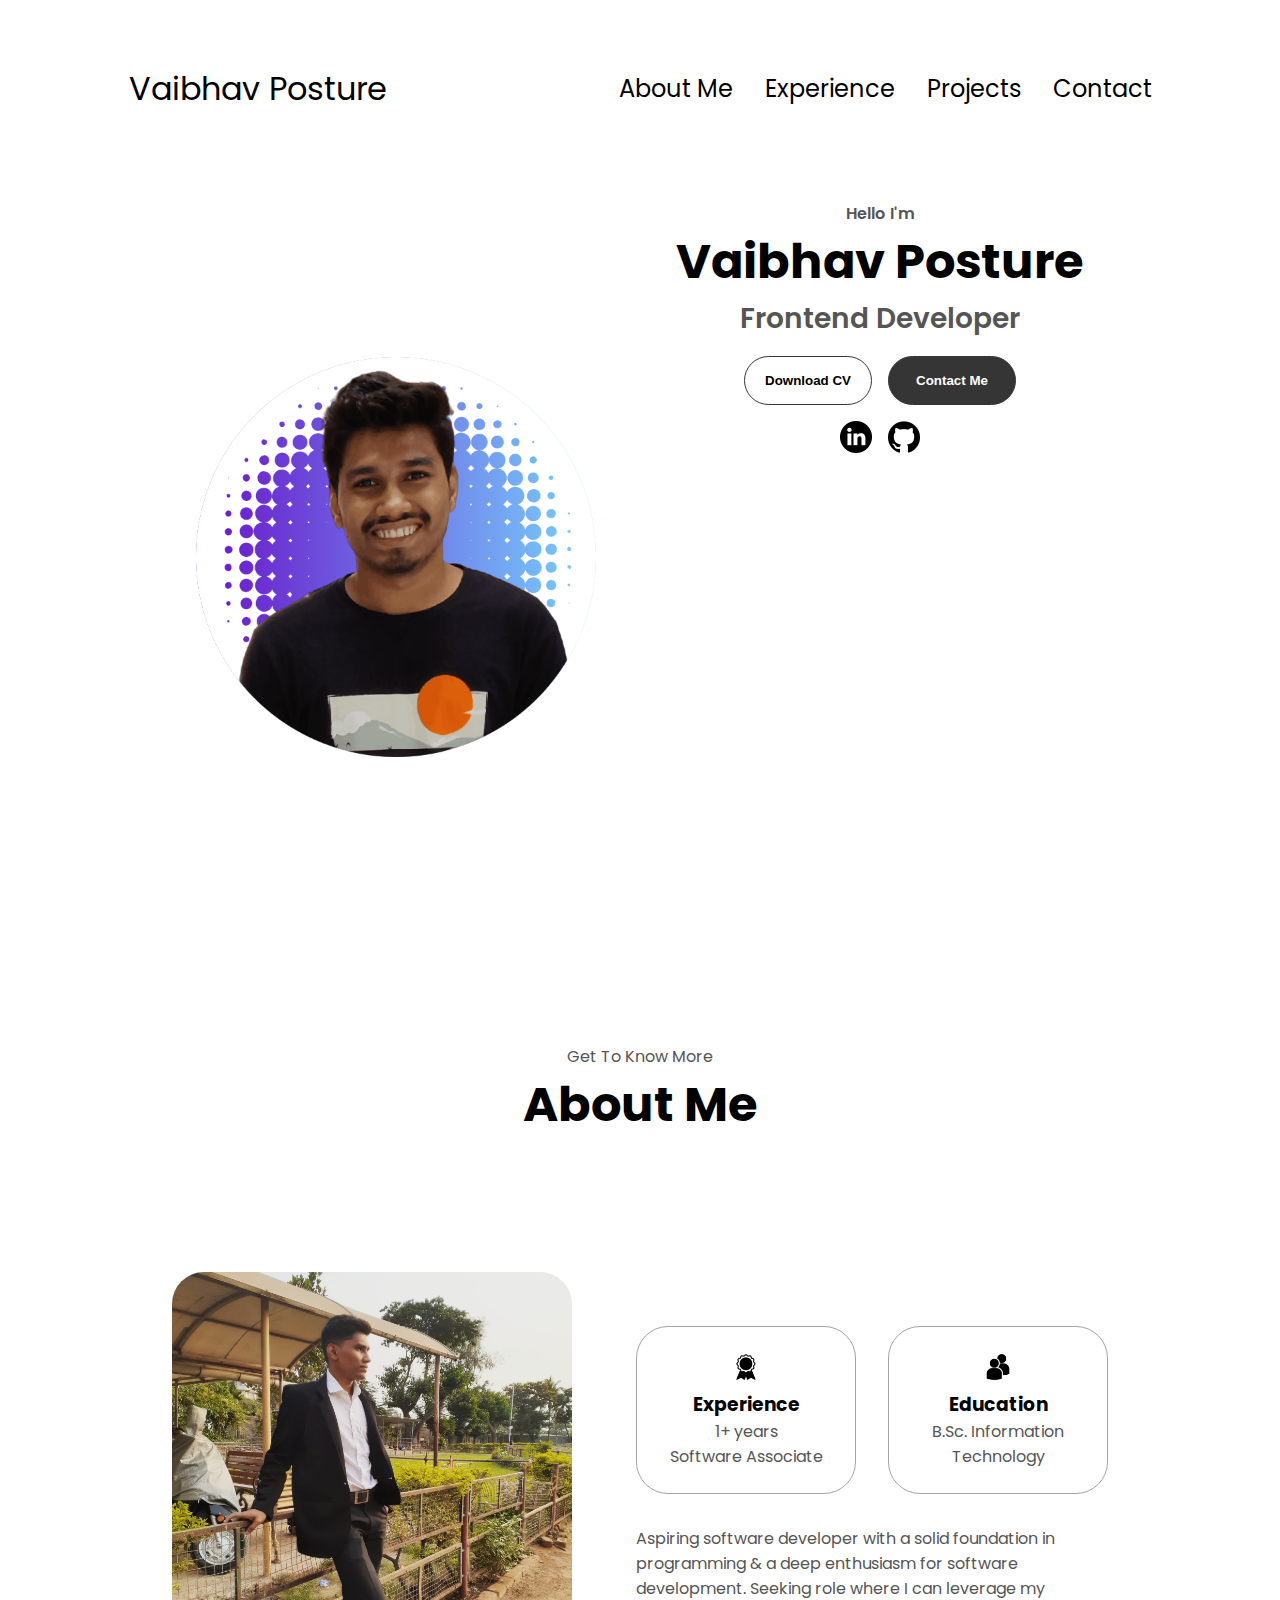
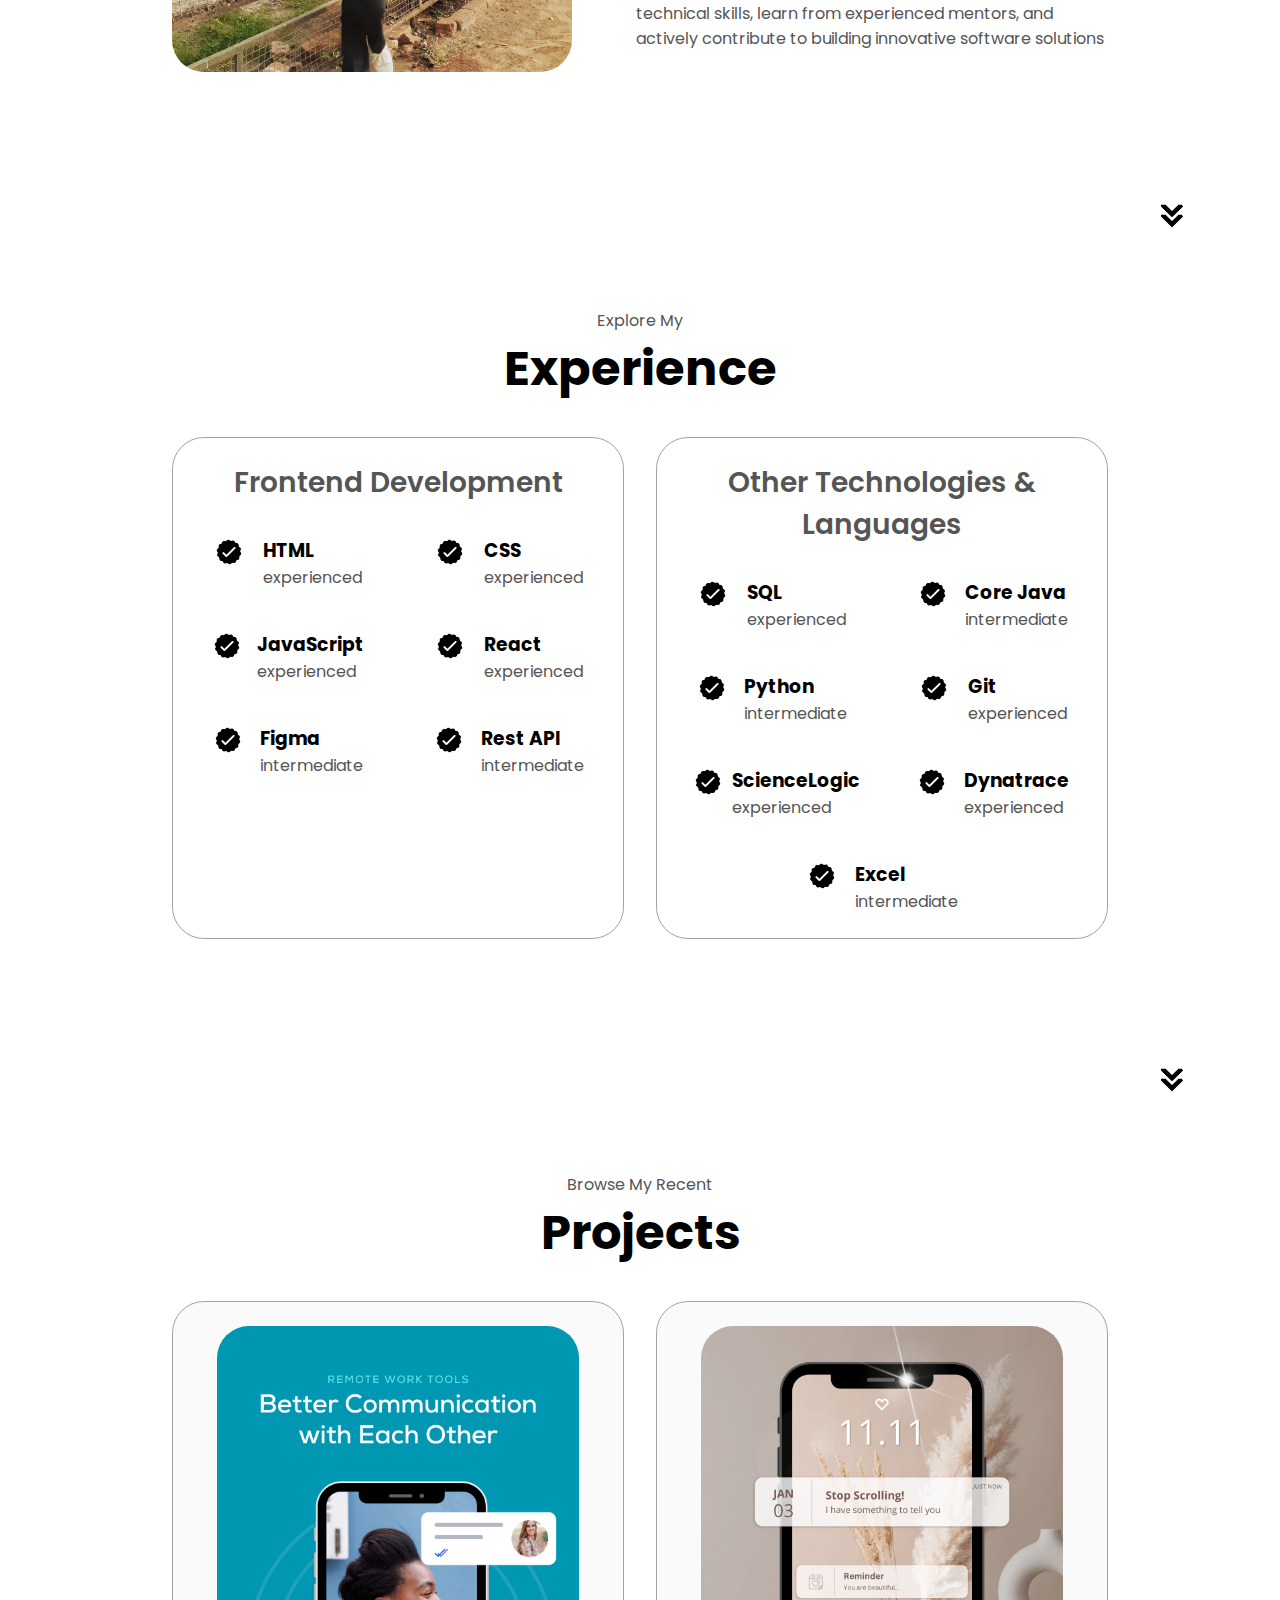
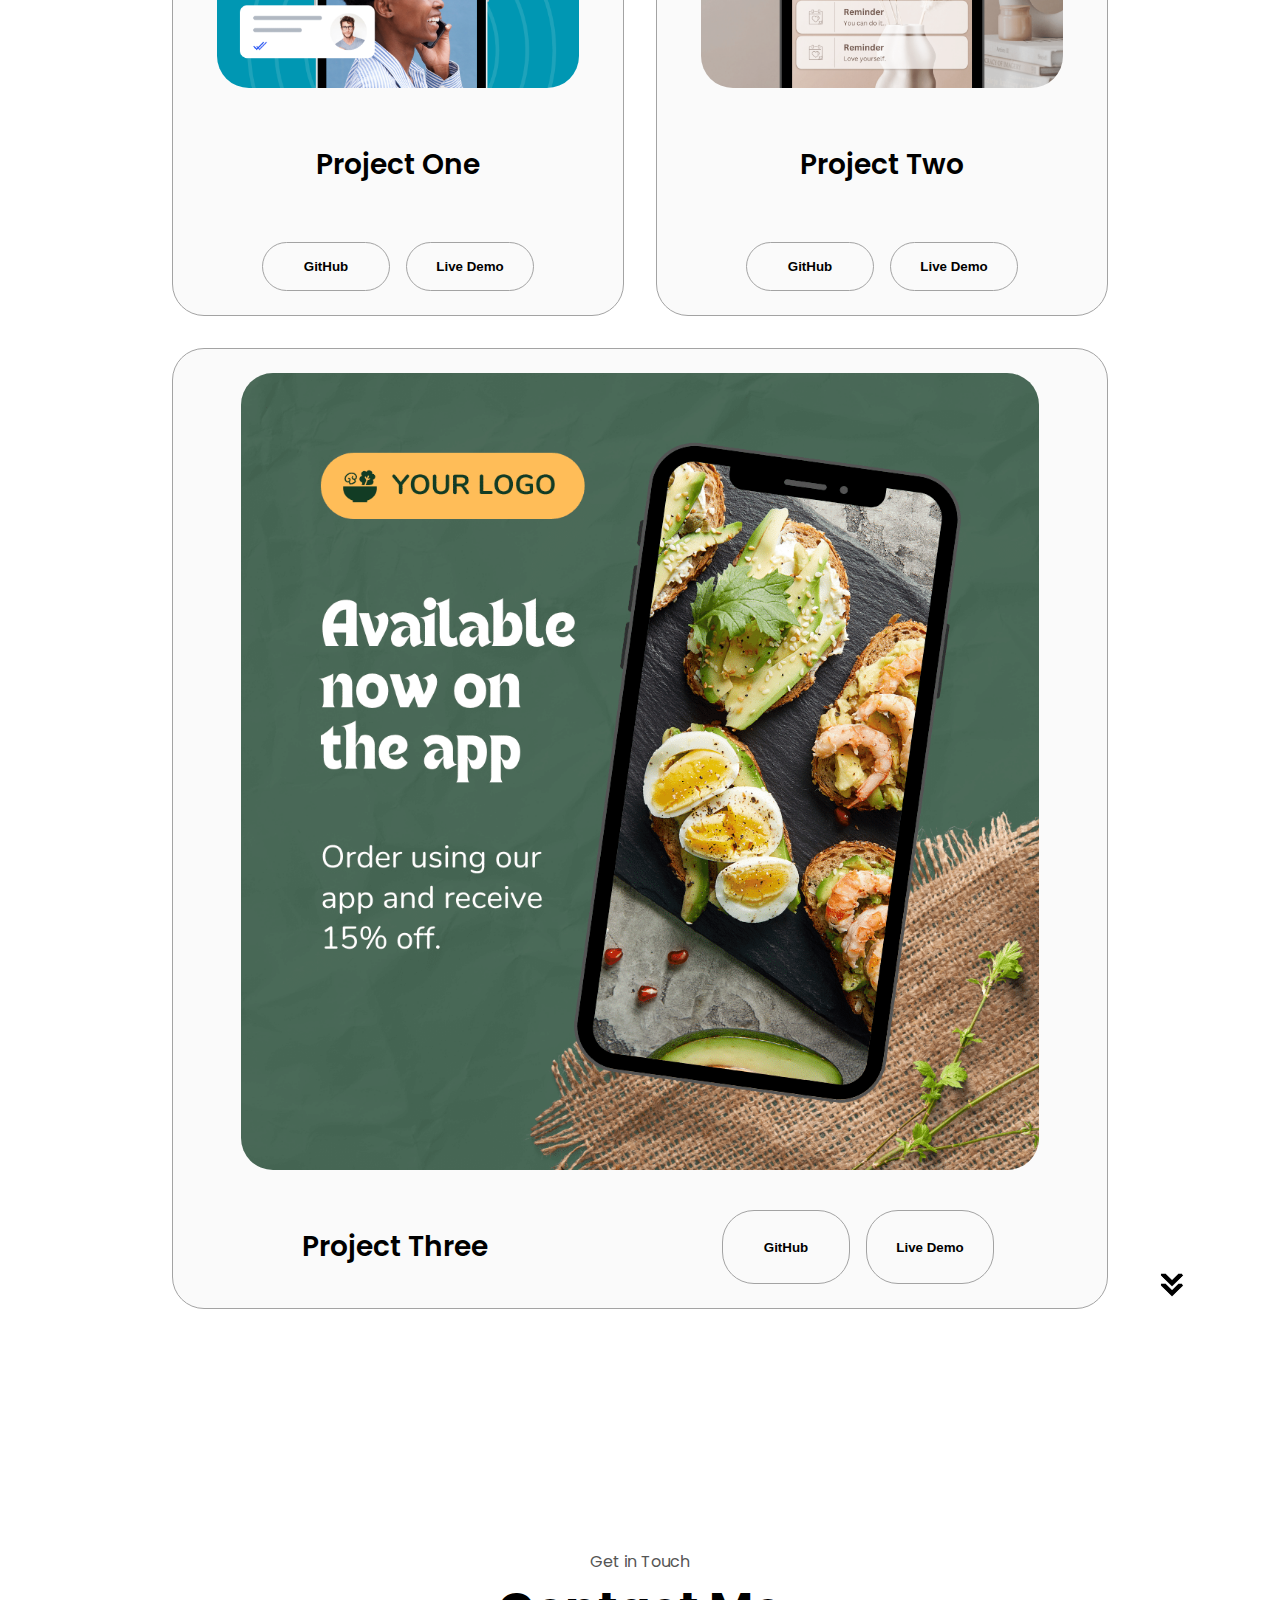
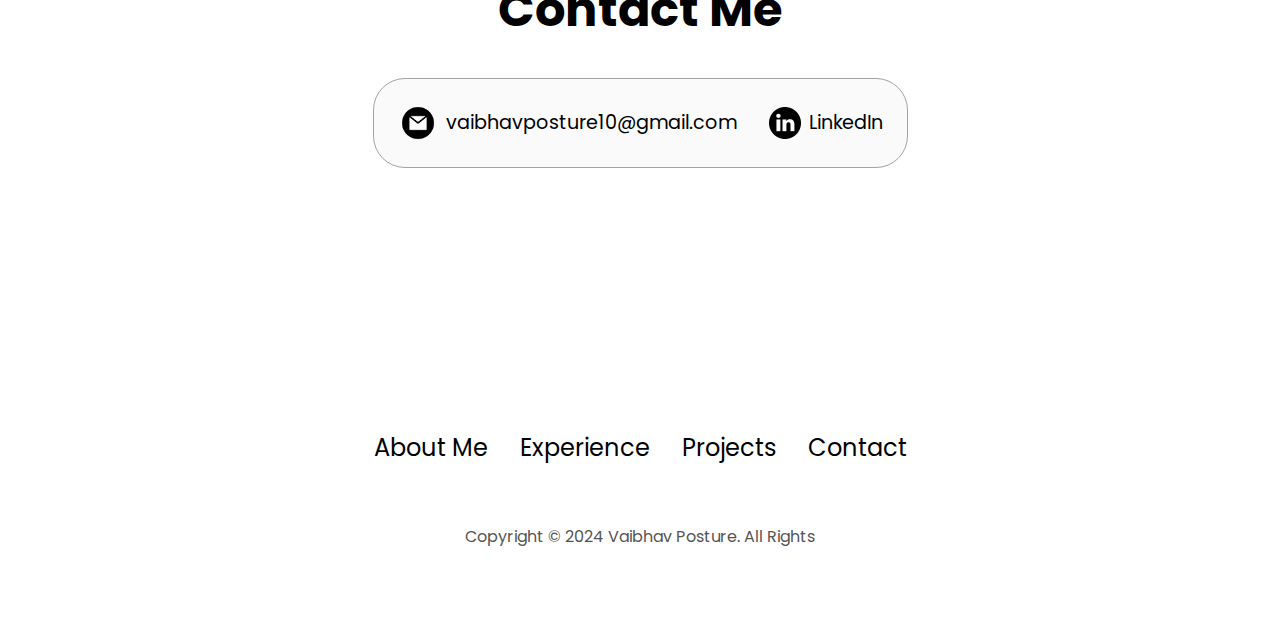
<file: Code/index.html>
<!DOCTYPE html>
<html lang="en">
<head>
    <meta charset="UTF-8">
    <meta name="viewport" content="width=device-width, initial-scale=1.0">
    <title>My Portfolio</title>
    <link rel="stylesheet" href="style.css"/>
    <link rel="stylesheet" href="mediaqueries.css"/>

</head>
<body>
    <nav id="desktop-nav">
        <div class="logo">Vaibhav Posture</div>
        <div>
            <ul class="nav-links">
                <li><a href="#about">About Me</a></li>
                <li><a href="#experience">Experience</a></li>
                <li><a href="#projects">Projects</a></li>
                <li><a href="#contact">Contact</a></li>
            </ul>
        </div>
    </nav>
    <nav id="hamburger-nav">
        <div class="logo">Vaibhav Posture</div>
        <div class="hamburger-menu">
            <div class="hamburger-icon" onclick="toggleMenu()">
                <span></span>
                <span></span>
                <span></span>
            </div>
            <div class="menu-links">
                <li><a href="#about" onclick="toggleMenu()">About Me</a></li>
                <li><a href="#experience" onclick="toggleMenu()">Experience</a></li>
                <li><a href="#projects" onclick="toggleMenu()">Projects</a></li>
                <li><a href="#contact" onclick="toggleMenu()">Contact</a></li>
            </div>
        </div>
    </nav>
    <section id="profile">
        <div class="section_pic_container">
            <img src="../assets/profile-pic.png" alt="Vaibhav Posture Profile Picture"/>
        </div>
        <div class="section_text">
            <p class="section_text_p1">Hello I'm</p>
            <h1 class="title">Vaibhav Posture</h1>
            <p class="section_text_p2">Frontend Developer</p>
            <div class="btn-container">
                <button class="btn btn-color2" onclick="window.open('../assets/resume-expample.pdf')">Download CV</button>
                <button class="btn btn-color1" onclick="location.href='./#contact'">Contact Me</button>
            </div>
            
            <div id="socials-container">
                <img class="icon" src="../assets/linkedin.png" alt="LinkedIn Image" onclick="location.href='https://www.linkedin.com/in/vaibhav-posture'"/>
                <img class="icon" src="../assets/github.png" alt="GitHub Image" onclick="location.href='https://github.com/vaibhavposture'"/>
            </div>
        </div>

    </section>
    <section id="about">
        <p class="section_text_p1">Get To Know More</p>
        <h1 class="title">About Me</h1>
        <div class="section_container">
            <div class="section_pic_container">
                <img class="about_pic" src="../assets/Vaibhav-about-pic.jpg" alt="Profile Picture"/>
            </div>
            <div class="about_details_container">
                <div class="about_containers">
                    <div class="details_container">
                        <img class="icon" src="../assets/experience.png" alt="experience"/>
                        <h3>Experience</h3>
                        <p>1+ years<br/> Software Associate</p>
                    </div>
                    <div class="details_container">
                        <img class="icon" src="../assets/education.png" alt="education"/>
                        <h3>Education</h3>
                        <p>B.Sc. Information Technology</p>
                    </div>
                </div>
                <div class="text_container">
                    <p>
                        Aspiring software developer with a solid foundation in programming
                        & a deep enthusiasm for software development. Seeking role where I
                        can leverage my technical skills, learn from experienced mentors, and
                        actively contribute to building innovative software solutions                    </p>
                </div>
            </div>
        </div>
        <img class="icon arrow" src="../assets/arrow.png" alt="Arrow Icon" onclick="location.href='#experience'"/>
    </section>
    <section id="experience">
        <p class="section_text_p1">Explore My</p>
        <h1 class="title">Experience</h1>
        <div class="experience_detail_container">
            <div class="about_containers">
                <div class="details_container">
                    <h2 class="experience_sub_title">Frontend Development</h2>
                    <div class="article_container">
                        <article>
                            <img class="icon" src="../assets/checkmark.png" alt="Experience Icon"/>
                            <div>
                                <h3>HTML</h3>
                                <P>experienced</P>
                            </div>
                        </article>
                        <article>
                            <img class="icon" src="../assets/checkmark.png" alt="Experience Icon"/>
                            <div>
                                <h3>CSS</h3>
                                <P>experienced</P>
                            </div>
                        </article>
                        <article>
                            <img class="icon" src="../assets/checkmark.png" alt="Experience Icon"/>
                            <div>
                                <h3>JavaScript</h3>
                                <P>experienced</P>
                            </div>
                        </article>
                        <article>
                            <img class="icon" src="../assets/checkmark.png" alt="Experience Icon"/>
                            <div>
                                <h3>React</h3>
                                <P>experienced</P>
                            </div>
                        </article>
                        <article>
                            <img class="icon" src="../assets/checkmark.png" alt="Experience Icon"/>
                            <div>
                                <h3>Figma</h3>
                                <P>intermediate</P>
                            </div>
                        </article>
                        <article>
                            <img class="icon" src="../assets/checkmark.png" alt="Experience Icon"/>
                            <div>
                                <h3>Rest API</h3>
                                <P>intermediate</P>
                            </div>
                    </div>
                </div>
                <div class="details_container">
                    <h2 class="experience_sub_title">Other Technologies & Languages</h2>
                    <div class="article_container">
                        <article>
                            <img class="icon" src="../assets/checkmark.png" alt="Experience Icon"/>
                            <div>
                                <h3>SQL</h3>
                                <P>experienced</P>
                            </div>
                        </article>
                        <article>
                            <img class="icon" src="../assets/checkmark.png" alt="Experience Icon"/>
                            <div>
                                <h3>Core Java</h3>
                                <P>intermediate</P>
                            </div>
                        </article>
                        <article>
                            <img class="icon" src="../assets/checkmark.png" alt="Experience Icon"/>
                            <div>
                                <h3>Python</h3>
                                <P>intermediate</P>
                            </div>
                        </article>
                        <article>
                            <img class="icon" src="../assets/checkmark.png" alt="Experience Icon"/>
                            <div>
                                <h3>Git</h3>
                                <P>experienced</P>
                            </div>
                        </article>
                        <article>
                            <img class="icon" src="../assets/checkmark.png" alt="Experience Icon"/>
                            <div>
                                <h3>ScienceLogic</h3>
                                <P>experienced</P>
                            </div>
                        </article>
                        <article>
                            <img class="icon" src="../assets/checkmark.png" alt="Experience Icon"/>
                            <div>
                                <h3>Dynatrace</h3>
                                <P>experienced</P>
                            </div>
                        </article>
                        <article>
                            <img class="icon" src="../assets/checkmark.png" alt="Experience Icon"/>
                            <div>
                                <h3>Excel</h3>
                                <P>intermediate</P>
                            </div>
                        </article>
                    </div>
                </div>
            </div>
        </div>
        <img class="icon arrow" src="../assets/arrow.png" alt="Arrow Icon" onclick="location.href='./#projects'"/>
    </section>
    <section id="projects">
        <p class="section_text_p1">Browse My Recent</p>
        <h1 class="title">Projects</h1>
        <div class="experience_detail_container">
            <div class="about_containers">
                <div class="details_container color_container">
                    <div class="article_container">
                        <img class="project_img" src="../assets/project-1.png" alt="project-1"/>
                        <h2 class="experience_sub_title project_title">Project One</h2>
                        <div class="btn-container">
                            <button class="btn btn-color2 project-btn" onclick="location.href=''">GitHub</button>
                            <button class="btn btn-color2 project-btn" onclick="location.href=''">Live Demo</button>
                        </div>
                    </div>
                </div>
               
                <div class="details_container color_container">
                    <div class="article_container">
                        <img class="project_img" src="../assets/project-2.png" alt="project-1"/>
                        <h2 class="experience_sub_title project_title">Project Two</h2>
                        <div class="btn-container">
                            <button class="btn btn-color2 project-btn" onclick="location.href=''">GitHub</button>
                            <button class="btn btn-color2 project-btn" onclick="location.href=''">Live Demo</button>
                        </div>
                    </div>
                </div>
                <div class="details_container color_container">
                    <div class="article_container">
                        <img class="project_img" src="../assets/project-3.png" alt="project-1"/>
                        <h2 class="experience_sub_title project_title">Project Three</h2>
                        <div class="btn-container">
                            <button class="btn btn-color2 project-btn" onclick="location.href=''">GitHub</button>
                            <button class="btn btn-color2 project-btn" onclick="location.href=''">Live Demo</button>
                        </div>
                    </div>
                </div>

            </div>
            
        </div>
        

        <img class="icon arrow" src="../assets/arrow.png" alt="Arrow Icon" onclick="location.href='./#contact'"/>
    </section>
    <section id="contact">
        <p class="section_text_p1">Get in Touch</p>
        <h1 class="title">Contact Me</h1>
        <div class="contact_info_upper_container">
            <div class="contact_info_container">
                <img class="icon contact_icon email_icon" src="../assets/email.png" alt="Email Icon"/>
                <p><a href="">vaibhavposture10@gmail.com</a></p>
            </div>
            <div class="contact_info_container">
                <img class="icon contact_icon" src="../assets/linkedin.png" alt="Email Icon"/>
                <p><a href="https://www.linkedin.com/in/vaibhav-posture">LinkedIn</a></p>
            </div>
           
        </div>

    </section>
    <footer>
        <nav>
            <div class="nav-links_container">
                <ul class="nav-links">
                    <li><a href="#about">About Me</a></li>
                    <li><a href="#experience">Experience</a></li>
                    <li><a href="#projects">Projects</a></li>
                    <li><a href="#contact">Contact</a></li>
                </ul>
            </div>
        </nav>
        <p>Copyright &#169; 2024 Vaibhav Posture. All Rights</p>
    </footer>
    <script src="script.js"></script>
</body>
</html>
</file>
<file: Code/style.css>
/*===============General===============*/
/* Import popins font from Google*/
  @import url('https://fonts.googleapis.com/css2?family=Poppins:wght@300;400;500;600&display=swap');


*{
    margin: 0;
    padding: 0;
}
body{
    font-family:'Poppins', sans-serif;
    margin: 0.75rem;
}
html{
    scroll-behavior: smooth;
}
p{
    color: rgb(85,85,85);
}

/* ===============Transitions===============*/
a, .btn{
    transition: all 300ms ease;
}

/*Navigation Bar*/
nav, .nav-links{
    display: flex;
}

nav{
    justify-content: space-around;
    align-items: center;
    height: 17vh;
}
.nav-links{
    gap: 2rem;
    list-style: none;
    font-size: 1.5rem;
}
a{
    color: black;
    text-decoration: none;
    text-decoration-color:white ;
}
.nav-links a:hover{
    color: gray;
    text-decoration: underline;
    text-underline-offset:1rem ;
    text-decoration-color:rgb(181,181,181) ;
}
.logo{
    font-size: 2rem;
}
.logo:hover{
    cursor: default;
}

/*=============== Ham Burger Nav Menu =============== */
#hamburger-nav{
    display: none;
}
.hamburger-menu{
    position: relative;
    display: inline-block;
}
.hamburger-icon{
    display: flex;
    flex-direction: column;
    justify-content: space-between;
    height: 24px;
    width: 30px;
    cursor: pointer;
}
.hamburger-icon span{
    width: 100%;
    height: 2px;
    background-color: black;
    transition: all 0.3 ease-in-out;
}
.menu-links{
    position: absolute;
    top: 100%;
    right: 0;
    background-color: white;
    width: fit-content;
    max-height: 0px;
    overflow: hidden;
    transition: all 0.3 ease-in-out;
}
.menu-links a{
    display: block;
    padding: 10px;
    text-align: center;
    font-size: 1.5rem;
    color:  black;
    text-decoration: none;
    transition: all 0.3 ease-in-out;
}
.menu-links a:hover{
    color: gray;
    text-decoration: underline;
    text-underline-offset:1rem ;
    text-decoration-color:rgb(181,181,181) ;
}
.menu-links li{
    list-style: none;
}
.menu-links.open{
    max-height: 300px;
}
.hamburger-icon.open span:first-child{
    transform: rotate(45deg) translate(10px,5px);
    
}
.hamburger-icon.open span:nth-child(2){
    opacity: 0;
}
.hamburger-icon.open span:last-child{
    transform: rotate(-45deg) translate(10px,-5px);
}
.hamburger-icon span:first-child{
    transform: none;
}
.hamburger-icon span:first-child{
    opacity: 1;
}
.hamburger-icon span:first-child{
    transform: none;
}

/* ===============Sections ===============*/
section{
    padding-top: 4vh;
    height: 96vh;
    margin: 0 10rem;
    box-sizing: border-box;
    min-height: fit-content;
}
.section_container{
    display: flex; 
}

/*Profile Section*/
#profile{
    display: flex;
    justify-content: center;
    gap: 5rem;
    height: 80vh;
}
.section_pic_container{
    display: flex;
    height: 400px;
    width: 400px;
    margin: auto 0;
}
.section_text{
    align-items: center;
    text-align: center;
}
.section_text p{
    font-weight: 600;
}
.section_text_p1{
    text-align: center;
}
.section_text_p2{
    font-size: 1.75rem;
    margin-bottom: 1rem;
}
.title{
    font-size: 3rem;
    text-align: center;
}
#socials-container{
    display: flex;
    justify-content: center;
    margin-top: 1rem;
    gap: 1rem;
}
.icon{
    cursor: pointer;
    height: 2rem;
}

/* ===============Buttons=============== */
.btn-container{

    display: flex;
    justify-content: center;
    gap: 1rem;
}
.btn{
    font-weight: 600;
    transition: all 300ms ease;
    padding: 1rem;
    width:8rem;
    border-radius: 2rem;
}
.btn-color1,.btn-color2{
    border: rgb(53,53,53) 0.1rem solid;
}
.btn-color1:hover,.btn-color2:hover{
    cursor: pointer;
}
.btn-color1,.btn-color2:hover{
    background: rgb(53,53,53);
    color: white;
}
.btn-color1:hover{
    background:rgb(0,0,0) ;
}
.btn-color2{
    background: none;
}
.btn-color2:hover{
    border: rgb(255,255,255) 0.1rem solid;
}

 /* ===============About=============== */
 #about{
    position: relative;
 }
 .about_containers{
    gap: 2rem;
    margin-bottom: 2rem;
    margin-top: 2rem;
 }
 .about_details_container{
    justify-content: center;
    flex-direction: column;
 }
 .about_containers,.about_details_container{
    display: flex;
 }
 .about_pic{
    border-radius: 2rem;
 }
.arrow{
    position: absolute;
    right:-5rem;
    bottom: 2.5rem;
}
 .details_container{
    padding: 1.5rem;
    flex: 1;
    background: white;
    border-radius: 2rem;
    border: rgb(53,53,53) 0.1rem solid;
    border-color: rgb(163,163,163);
    text-align: center;
 }
 .section_container{
    gap: 4rem;
    height: 80%;
 }
 .section_pic_container{
    height: 400px;
    width: 400px;
    margin: auto 0;
 }

 /* ===============Experience===============*/
 #experience{
    position: relative;
 }
 .experience_sub_title{
    color: rgb(85,85,85);
    font-weight: 600;
    font-size: 1.75rem;
    margin-bottom: 2rem;
 }
 .experience_detail_container{
    display: flex;
    justify-content: center;
    flex-direction: column;
 }
 .article_container{
    display: flex;
    text-align: initial;
    flex-wrap: wrap;
    flex-direction: row;
    gap: 2.5rem;
    justify-content: space-around;
 }
 article{
    display: flex;
    width: 10rem;
    justify-content: space-around;
    gap:0.5rem
 }
 article .icon{
    cursor: default;
 }
 
 /* ===============Projects Section=============== */
 #projects{
    position: relative; 
 }
 .color_container{
    border-color: rgb(163,163,163);
    background: rgb(250,250,250);
 }
 .project_img{
    border-radius: 2rem;
    width: 90%;
    height: 90%;
 }
 .project_title{
    margin: 1rem;
    color: black;
 }
 .project-btn{
    color: black;
    border-color: rgb(163,163,163);
 }

 /* ===============Contact Section===============*/
 #contact{
    display: flex;
    justify-content: center;
    flex-direction: column;
    height: 70vh;
 }
 .contact_info_upper_container{
    display: flex;
    justify-content: center;
    border-radius: 2rem;
    border: rgb(53,53,53) 0.1rem solid;
    border-color: rgb(163,163,163);
    background: rgb(250,250,250);
    margin: 2rem auto;
    padding: 0.5rem
 }
.contact_info_container{
    display: flex;
    align-items: center;
    justify-content: center;
    gap: 0.5rem;
    margin: 1rem;
}
.contact_info_container p{
    font-size: larger;
}
.contact_icon{
    cursor: default;
}
.email_icon{
    height: 2.5rem;
}

/* Footer Section*/

footer{
    height: 26vh;
    margin: 0 1rem;
}
 footer p{
    text-align: center;
 }
</file>
<file: Code/mediaqueries.css>
@media screen and (max-width:1400px) {
    #profile{
        height: 83vh;
        margin-bottom: 6rem;
    }
    .about_containers{
        flex-wrap: wrap;
    }
}

@media screen and (max-width:1200px) {
    #desktop-nav{
        display: none;
    }
    #hamburger-nav{
        display: flex;
    }
    #experience,.experience_detail_container{
        margin-top: 2rem;
    }
    #profile,.section_container{
        display: block;

    }
    .arrow{
        display: none;
    }
    section, .section_container{
        height: fit-content;
    }
    section{
        margin: 0.5%;
    }
    .section_pic_container{
        width: 275px;
        height: 275px;
        margin: 0 auto 2rem;
    }
    .about_containers{
        margin-top: 0;
    }

}

@media screen and (max-width:600px) {
    #contact,footer{
        height: 40vh;
    }
    #profile{
        height: 83vh;
        margin-bottom: 0;
    }
    article{
        font-size: 1 rem;
    }
    footer nav{
        height: fit-content;
        margin-bottom: 2rem;
    }
    .about_containers,.contact_info_upper_container,.btn-container{
        flex-wrap: wrap;
        gap:0.75rem;

    }
    .contact_info_container{
        margin: 0;
    }
    .contact_info_container p,.nav-links li a{
        font-size: 1rem;

    }
    .experience_sub_title{
        font-size: 1.25rem;

    }

    .logo{
        font-size: 1.5rem;
    }
    .nav-links{
        flex-direction: column;
        gap: 0.5rem;
        text-align: center;
    }
    .section_pic_container{
        width: auto;
        height: 46vh;
        justify-content: center;
    }
    .section_text_p2{
        font-size: 1.25rem;
    }
    .title{
        font-size: 2rem;
    }
    .text_container{
        text-align: justify;
    }
}
</file>
